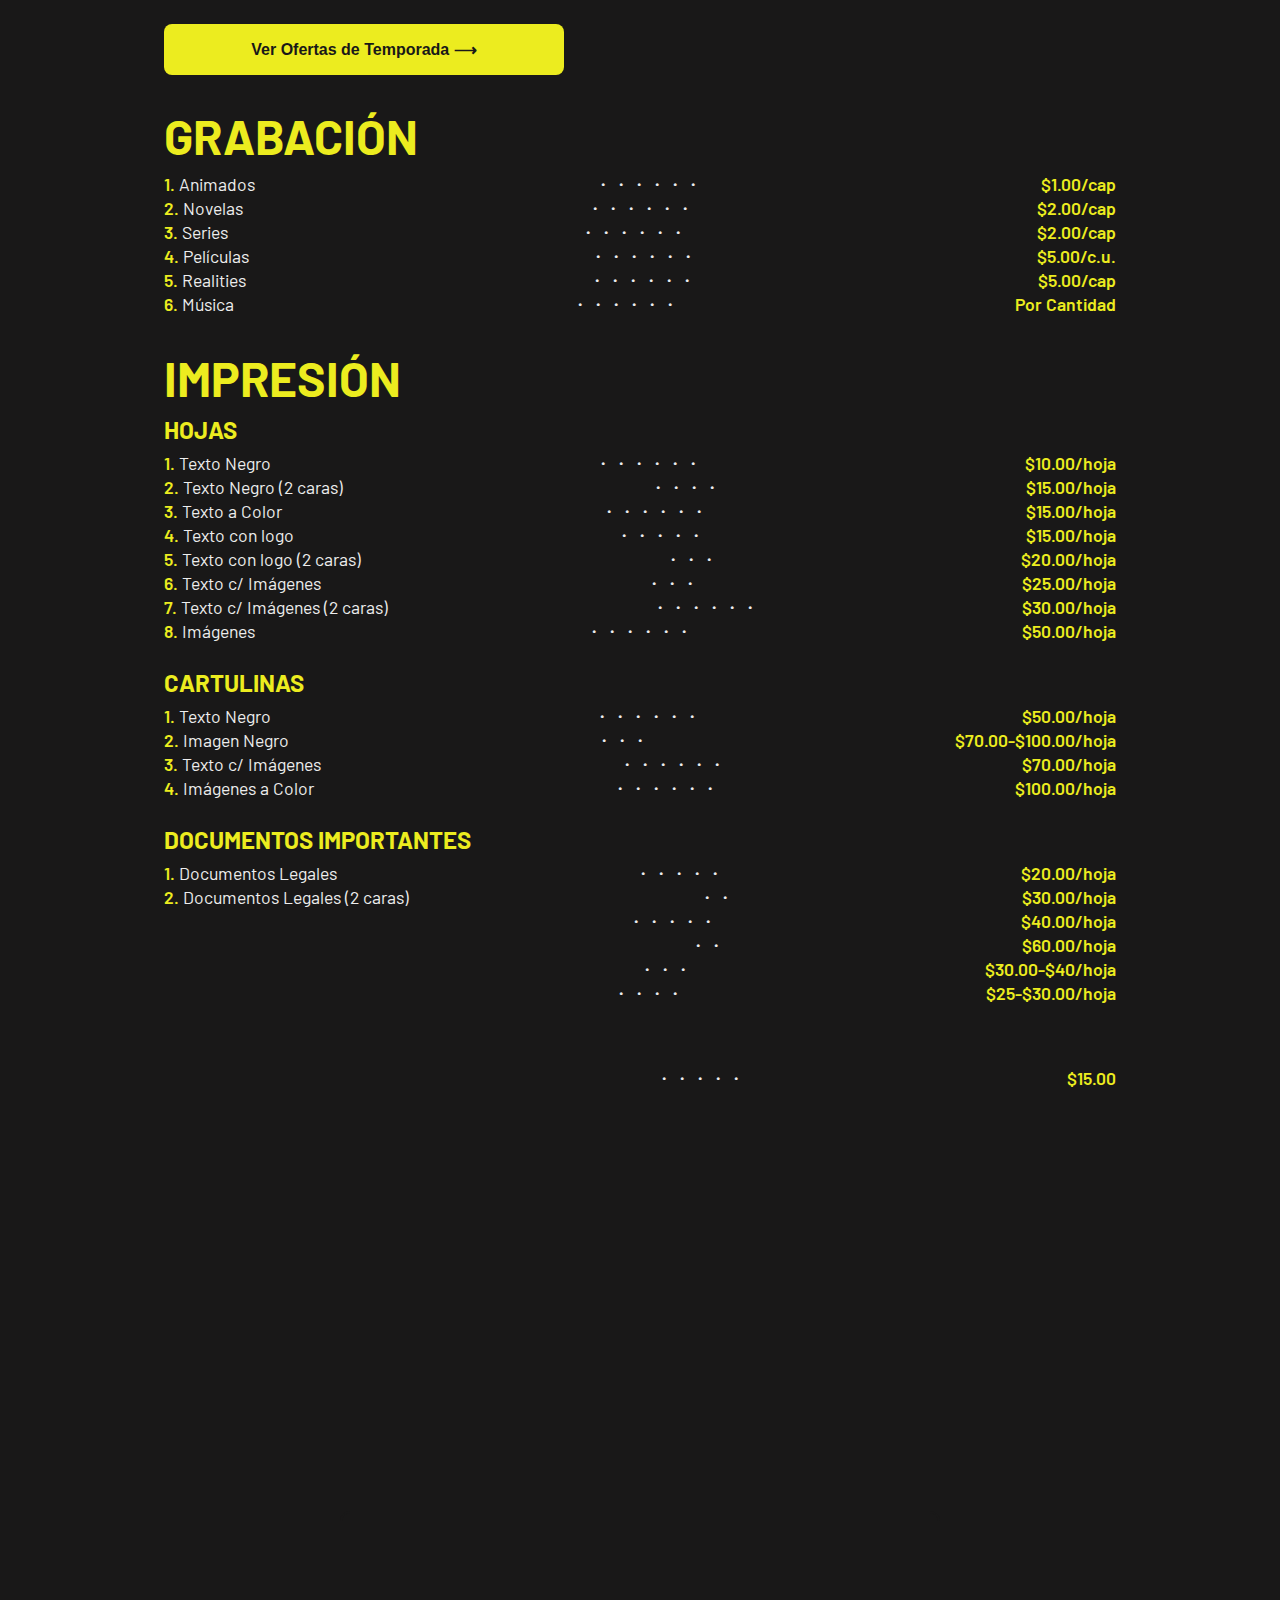
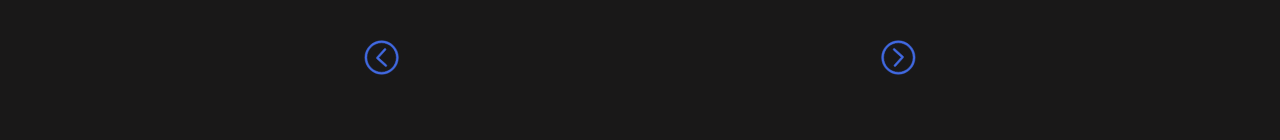
<file: my-works/pricing-page/index.html>
<!DOCTYPE html>
<html lang="en">
  <head>
    <meta charset="UTF-8" />
    <meta name="viewport" content="width=device-width, initial-scale=1.0" />

    <meta property="og:title" content="Tabla de Precios" />
    <meta property="og:description" content="Tabla de Precios" />
    <meta property="og:url" content="cesarsullen" />
    <meta property="og:type" content="website" />
    <meta
      property="og:image"
      content="https://github.com/CesarSullen/pricing-page/blob/main/images/logo.jpeg"
    />

    <link rel="stylesheet" href="./style/style.css" />
    <title>Precios</title>
  </head>
  <body>
    <div class="body-container">
      <div class="section">
        <a href="./views/offers.html"
          ><button class="btn">Ver Ofertas de Temporada ⟶</button></a
        >
      </div>

      <div class="section">
        <h1 class="section-title fade-in important-text">Grabación</h1>

        <div class="section-content">
          <ul>
            <li>
              <div class="product fade-in">
                <span class="important-text bold">1.</span> Animados
              </div>
              ・・・・・・
              <span class="price important-text bold">$1.00/cap</span>
            </li>

            <li>
              <div class="product fade-in">
                <span class="important-text bold">2.</span> Novelas
              </div>
              ・・・・・・
              <span class="price important-text bold">$2.00/cap</span>
            </li>

            <li>
              <div class="product fade-in">
                <span class="important-text bold">3.</span> Series
              </div>
              ・・・・・・
              <span class="price important-text bold">$2.00/cap</span>
            </li>

            <li>
              <div class="product fade-in">
                <span class="important-text bold">4.</span> Películas
              </div>
              ・・・・・・
              <span class="price important-text bold">$5.00/c.u.</span>
            </li>

            <li>
              <div class="product fade-in">
                <span class="important-text bold">5.</span> Realities
              </div>
              ・・・・・・
              <span class="price important-text bold">$5.00/cap</span>
            </li>

            <li>
              <div class="product fade-in">
                <span class="important-text bold">6.</span> Música
              </div>
              ・・・・・・
              <span class="price important-text bold">Por Cantidad</span>
            </li>
          </ul>
        </div>
      </div>
      <div class="section">
        <h1 class="section-title fade-in important-text">Impresión</h1>

        <h3 class="section-subtitle fade-in important-text">Hojas</h3>
        <div class="section-content">
          <ul>
            <li>
              <div class="product fade-in">
                <span class="important-text bold">1.</span> Texto Negro
              </div>
              ・・・・・・
              <span class="price important-text bold">$10.00/hoja</span>
            </li>

            <li>
              <div class="product fade-in">
                <span class="important-text bold">2.</span> Texto Negro (2
                caras)
              </div>
              ・・・・
              <span class="price important-text bold">$15.00/hoja</span>
            </li>

            <li>
              <div class="product fade-in">
                <span class="important-text bold">3.</span> Texto a Color
              </div>
              ・・・・・・
              <span class="price important-text bold">$15.00/hoja</span>
            </li>

            <li>
              <div class="product fade-in">
                <span class="important-text bold">4.</span> Texto con logo
              </div>
              ・・・・・
              <span class="price important-text bold">$15.00/hoja</span>
            </li>

            <li>
              <div class="product fade-in">
                <span class="important-text bold">5.</span> Texto con logo (2
                caras)
              </div>
              ・・・
              <span class="price important-text bold">$20.00/hoja</span>
            </li>

            <li>
              <div class="product fade-in">
                <span class="important-text bold">6.</span> Texto c/ Imágenes
              </div>
              ・・・
              <span class="price important-text bold">$25.00/hoja</span>
            </li>

            <li>
              <div class="product fade-in">
                <span class="important-text bold">7.</span> Texto c/ Imágenes (2
                caras)
              </div>
              ・・・・・・
              <span class="price important-text bold">$30.00/hoja</span>
            </li>

            <li>
              <div class="product fade-in">
                <span class="important-text bold">8.</span> Imágenes
              </div>
              ・・・・・・
              <span class="price important-text bold">$50.00/hoja</span>
            </li>
          </ul>
        </div>

        <h3 class="section-subtitle fade-in important-text">Cartulinas</h3>
        <div class="section-content">
          <ul>
            <li>
              <div class="product fade-in">
                <span class="important-text bold">1.</span> Texto Negro
              </div>
              ・・・・・・
              <span class="price important-text bold">$50.00/hoja</span>
            </li>

            <li>
              <div class="product fade-in">
                <span class="important-text bold">2.</span> Imagen Negro
              </div>
              ・・・
              <span class="price important-text bold">$70.00-$100.00/hoja</span>
            </li>

            <li>
              <div class="product fade-in">
                <span class="important-text bold">3.</span> Texto c/ Imágenes
              </div>
              ・・・・・・
              <span class="price important-text bold">$70.00/hoja</span>
            </li>

            <li>
              <div class="product fade-in">
                <span class="important-text bold">4.</span> Imágenes a Color
              </div>
              ・・・・・・
              <span class="price important-text bold">$100.00/hoja</span>
            </li>
          </ul>
        </div>

        <h3 class="section-subtitle fade-in important-text">
          Documentos Importantes
        </h3>
        <div class="section-content">
          <ul>
            <li>
              <div class="product fade-in">
                <span class="important-text bold">1.</span> Documentos Legales
              </div>
              ・・・・・
              <span class="price important-text bold">$20.00/hoja</span>
            </li>

            <li>
              <div class="product fade-in">
                <span class="important-text bold">2.</span> Documentos Legales
                (2 caras)
              </div>
              ・・
              <span class="price important-text bold">$30.00/hoja</span>
            </li>

            <li>
              <div class="product fade-in">
                <span class="important-text bold">3.</span> Título Universitario
              </div>
              ・・・・・
              <span class="price important-text bold">$40.00/hoja</span>
            </li>

            <li>
              <div class="product fade-in">
                <span class="important-text bold">4.</span> Título Universitario
                (Grande)
              </div>
              ・・
              <span class="price important-text bold">$60.00/hoja</span>
            </li>

            <li>
              <div class="product fade-in">
                <span class="important-text bold">5.</span> Certificado /
                Diploma
              </div>
              ・・・
              <span class="price important-text bold">$30.00-$40/hoja</span>
            </li>

            <li>
              <div class="product fade-in">
                <span class="important-text bold">6.</span> Carnet / Licencia
              </div>
              ・・・・
              <span class="price important-text bold">$25-$30.00/hoja</span>
            </li>
          </ul>
        </div>

        <h3 class="section-subtitle fade-in important-text">Escáner</h3>
        <div class="section-content">
          <ul>
            <li>
              <div class="product fade-in">
                <span class="important-text bold">1.</span> Fotos / Documentos
              </div>
              ・・・・・
              <span class="price important-text bold">$15.00</span>
            </li>
          </ul>
        </div>
      </div>

      <div class="contact-section">
        <h1 class="section-title fade-in important-text">Contactar</h1>

        <h3 class="section-subtitle fade-in important-text">Teléfonos:</h3>
        <p class="bold fade-in">(516) 533-14</p>
        <p class="bold fade-in">(550) 737-30</p>
        <!-- <p class="bold">(516) 439-54</p> -->

        <h3 class="section-subtitle fade-in important-text">Dirección:</h3>
        <p class="bold fade-in">
          Calle 3ra esquina Osvaldo Herrera No. 64 Reparto Jesús Menéndez
        </p>
      </div>

      <div class="schedule-section">
        <h1 class="section-title fade-in important-text">Horario</h1>

        <p class="bold fade-in">
          De Lunes a Sábado
          <br />
          8:00am - 12:00m / 2:00pm - 7:00pm
        </p>
      </div>
    </div>

    <footer>
      <div class="ad-section">
        <div class="carousel">
          <div class="carousel-images">
            <a
              href="https://getbaxar.com/products/663ba8bb1c7be28eb23289de"
              target="_blank"
            >
              <img
                src="./images/promo-madres.jpeg"
                class="fade-in"
                alt="Anuncio 1"
              />
            </a>

            <a href="./views/advertising-policy.html" target="_blank">
              <img src="./images/promo.jpeg" class="fade-in" alt="Anuncio 2" />
            </a>

            <a href="https://www.getbaxar.com/baxar" target="_blank">
              <img
                src="./images/baxar-ad.jpeg"
                class="fade-in"
                alt="Anuncio 3"
              />
            </a>
          </div>

          <button id="prevBtn">
            <img src="./images/icons/arrow-down.svg" />
          </button>
          <button id="nextBtn">
            <img src="./images/icons/arrow-down.svg" />
          </button>
        </div>
      </div>
    </footer>

    <script src="js/app.js"></script>
  </body>
</html>
</file>
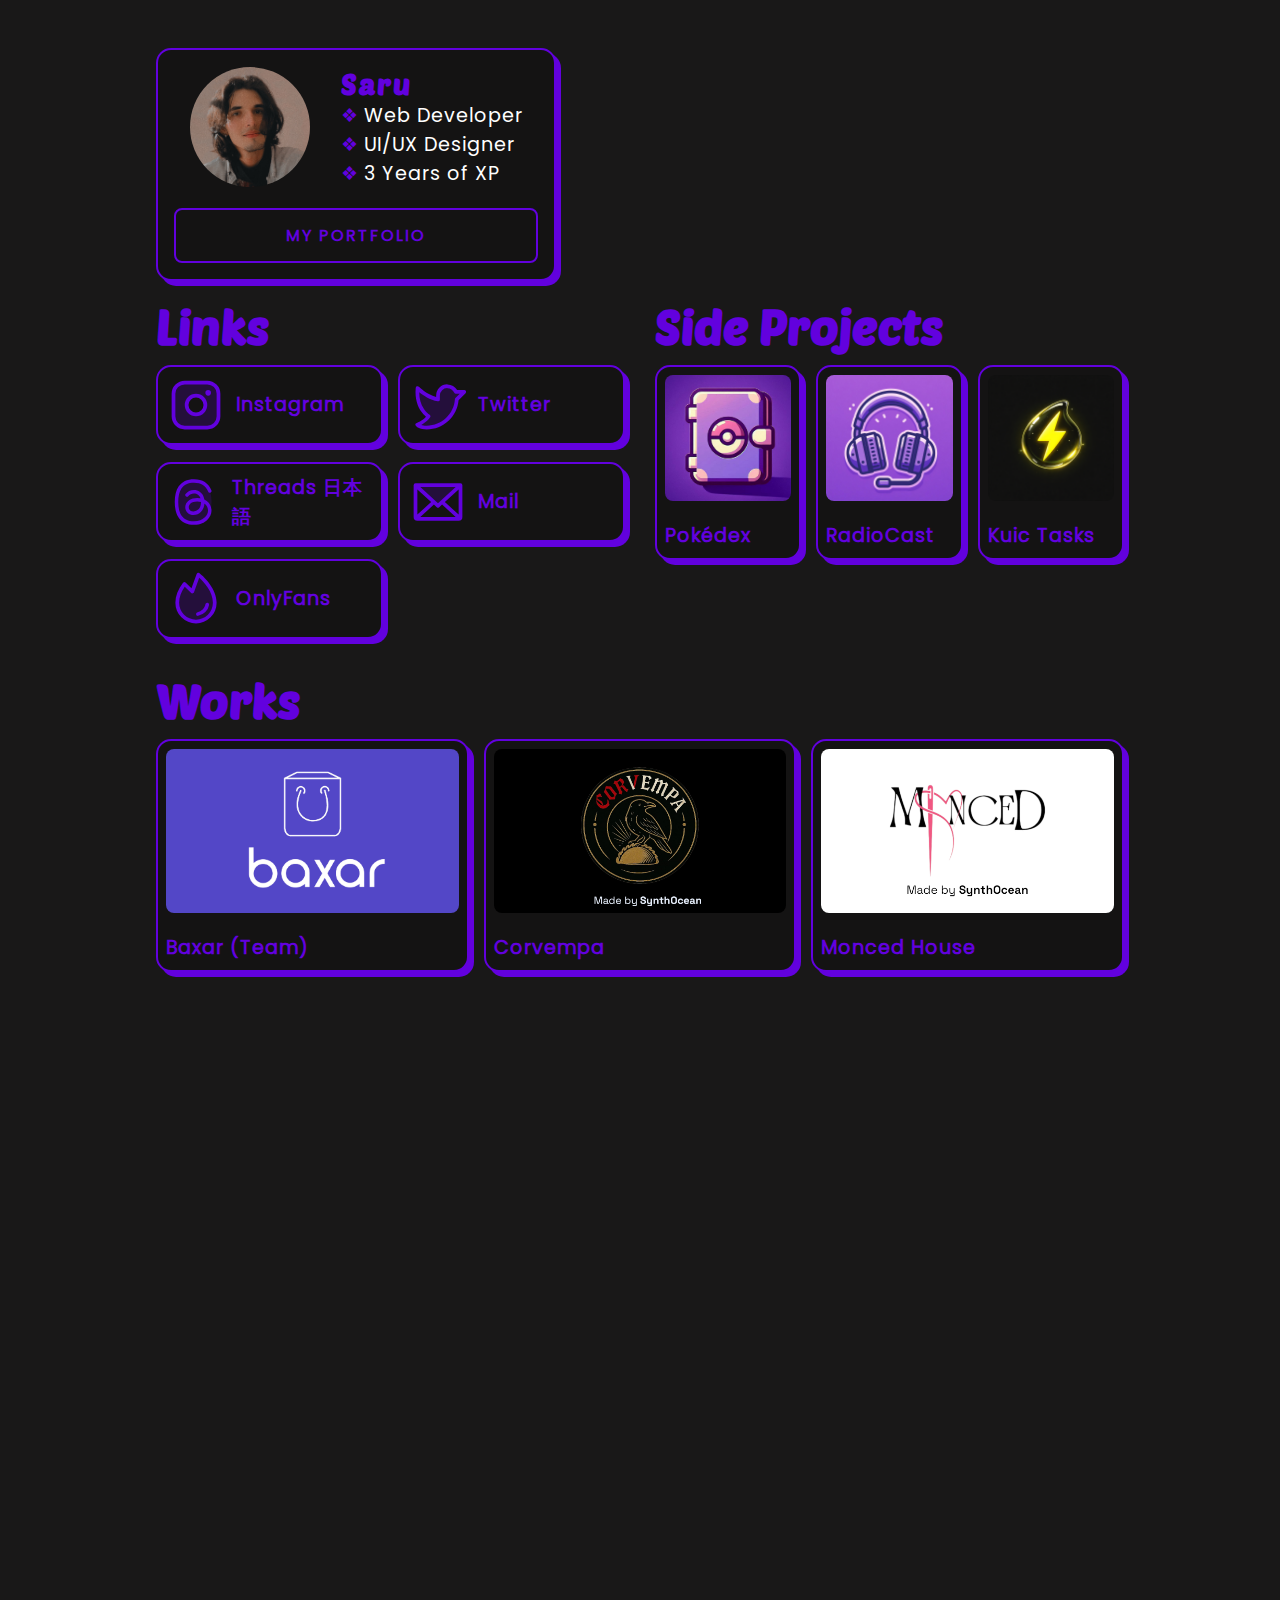
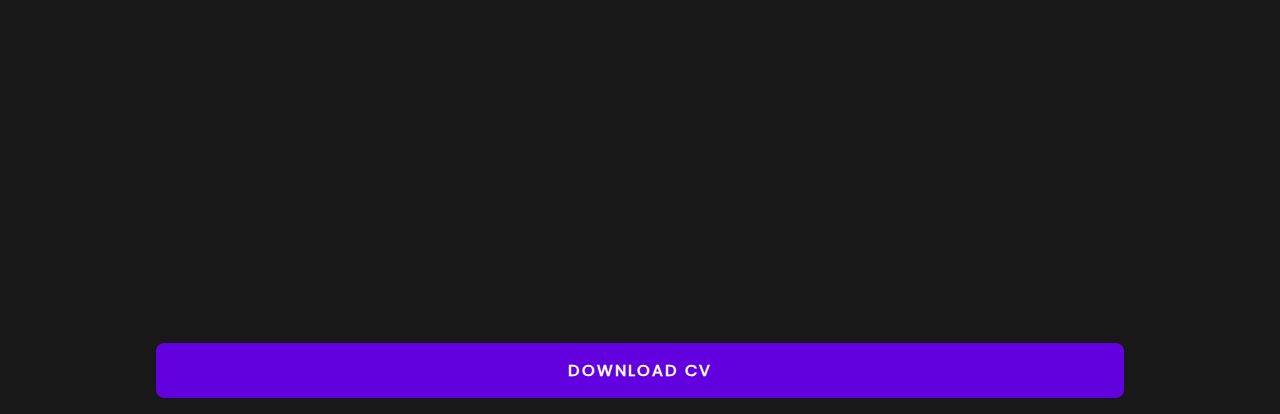
<file: links.html>
<!DOCTYPE html>
<html lang="en">
	<head>
		<meta charset="UTF-8" />
		<meta name="viewport" content="width=device-width, initial-scale=1.0" />
		<meta property="og:title" content="Saru's Portfolio" />
		<meta property="og:description" content="All my links" />
		<meta property="og:url" content="cesarsullen.github.io" />
		<meta property="og:type" content="website" />
		<meta property="og:image" content="./assets/icons/logo.jpg" />

		<link rel="icon" type="image/jpg" href="./assets/icons/logo.jpg" />
		<link
			rel="apple-touch-icon"
			sizes="180x180"
			href="./assets/icons/logo.jpg"
		/>
		<link rel="stylesheet" href="./css/style.css" />
		<title>Saru's Links</title>
	</head>
	<body>
		<div class="body-container">
			<div class="profile show-down">
				<div class="profile-container">
					<img class="profile-img" src="./assets/profile.jpg" alt="profile" />
					<div class="profile-info">
						<h2>Saru</h2>
						<ul>
							<li>Web Developer</li>
							<li>UI/UX Designer</li>
							<li>3 Years of XP</li>
						</ul>
					</div>
				</div>
				<div class="profile-cta">
					<a href="./index.html"><button class="btn">My Portfolio</button></a>
				</div>
			</div>

			<div class="links-container">
				<div class="cards-container">
					<h1 class="section-title show-up">Links</h1>
					<div class="contacts-container">
						<a
							href="https://www.instagram.com/saru.koto"
							class="contact-card card bounce-in"
						>
							<img
								src="./assets/icons/social/instagram-logo-duotone.svg"
								alt="ig-icon"
								class="icon"
							/>
							<h3 class="title">Instagram</h3>
						</a>

						<a
							href="https://x.com/saru_koto"
							class="contact-card card bounce-in"
						>
							<img
								src="./assets/icons/social/twitter-logo-duotone.svg"
								alt="twitter-icon"
								class="icon"
							/>
							<h3 class="title">Twitter</h3>
						</a>

						<a
							href="https://www.threads.com/@saru.koto"
							class="contact-card card bounce-in"
						>
							<img
								src="./assets/icons/social/threads-logo-duotone.svg"
								alt="threads-icon"
								class="icon"
							/>
							<h3 class="title">Threads 日本語</h3>
						</a>

						<a
							href="mailto:sullen@synthocean.com"
							class="contact-card card bounce-in"
						>
							<img
								src="./assets/icons/social/envelope-duotone.svg"
								alt="mail-icon"
								class="icon"
							/>
							<h3 class="title">Mail</h3>
						</a>

						<a href="./views/onlyfans.html" class="contact-card card bounce-in">
							<img
								src="./assets/icons/social/fire-duotone.svg"
								alt="of-icon"
								class="icon"
							/>
							<h3 class="title">OnlyFans</h3>
						</a>
					</div>
				</div>

				<!-- Side Projects -->
				<div class="cards-container side-projects">
					<h1 class="section-title show-up">Side Projects</h1>
					<div class="side-projects-container">
						<a
							href="https://cesarsullen.github.io/pokedex"
							class="demo-card card bounce-in"
						>
							<img
								src="./assets/logos/pokedex-logo.png"
								alt="pokedex-icon"
								class="icon"
							/>
							<h3 class="title">Pokédex</h3>
						</a>

						<a
							href="https://cesarsullen.github.io/radiocast"
							class="demo-card card bounce-in"
						>
							<img
								src="./assets/logos/radiocast-logo.png"
								alt="radiocast-icon"
								class="icon"
							/>
							<h3 class="title">RadioCast</h3>
						</a>

						<a
							href="https://cesarsullen.github.io/kuic"
							class="demo-card card bounce-in"
						>
							<img
								src="./assets/logos/kuic-logo.png"
								alt="kuic-icon"
								class="icon"
							/>
							<h3 class="title">Kuic Tasks</h3>
						</a>
					</div>
				</div>

				<div class="cards-container works" id="works">
					<h1 class="section-title">Works</h1>
					<div class="works-container">
						<a href="https://getbaxar.com" class="work-card card bounce-in">
							<img
								src="./assets/banners/baxar.png"
								alt="baxar-icon"
								class="icon"
							/>
							<h3 class="title">Baxar (Team)</h3>
						</a>
						<a href="https://corvempa.com" class="work-card card bounce-in">
							<img
								src="./assets/banners/corvempa.png"
								alt="corvempa-icon"
								class="icon"
							/>
							<h3 class="title">Corvempa</h3>
						</a>
						<a href="https://moncedhouse.com" class="work-card card bounce-in">
							<img
								src="./assets/banners/monced.png"
								alt="monced-icon"
								class="icon"
							/>
							<h3 class="title">Monced House</h3>
						</a>
						<a
							href="https://thestarjewels.com"
							class="work-card card bounce-in"
						>
							<img
								src="./assets/banners/starjewels.png"
								alt="starjewels-icon"
								class="icon"
							/>
							<h3 class="title">Star Jewel's</h3>
						</a>
						<a
							href="https://thewitcherapi.baxarnetwork.com"
							class="work-card card bounce-in"
						>
							<img
								src="./assets/logos/witcher-logo.png"
								alt="the-witcher-icon"
								class="icon"
							/>
							<h3 class="title">The Witcher API</h3>
						</a>
						<a
							href="https://cesarsullen.github.io/sophiemystique"
							class="work-card card bounce-in"
						>
							<img
								src="./assets/banners/sophiemystique.png"
								alt="sophie-icon"
								class="icon"
							/>
							<h3 class="title">Sophie Mystique</h3>
						</a>
					</div>
				</div>

				<!-- Demos -->
				<div class="cards-container demos">
					<h1 class="section-title show-up">Demos</h1>
					<div class="demos-container">
						<a
							href="https://cesarsullen.github.io/la-baya-amarilla"
							class="demo-card card bounce-in"
						>
							<img
								src="./assets/logos/baya-logo.png"
								alt="la-baya-amarilla-icon"
								class="icon"
							/>
							<h3 class="title">La Baya</h3>
						</a>
						<a
							href="https://cesarsullen.github.io/polar-glass"
							class="demo-card card bounce-in"
						>
							<img
								src="./assets/logos/polar-logo.png"
								alt="polar-glass-icon"
								class="icon"
							/>
							<h3 class="title">PolarGlass</h3>
						</a>
						<a
							href="https://cesarsullen.github.io/KISS"
							class="demo-card card bounce-in"
						>
							<img
								src="./assets/logos/kiss-logo.png"
								alt="la-baya-amarilla-icon"
								class="icon"
							/>
							<h3 class="title">KISS</h3>
						</a>
						<a
							href="https://cesarsullen.github.io/ravenclay"
							class="demo-card card bounce-in"
						>
							<img
								src="./assets/logos/clay-logo.png"
								alt="ravenclay-icon"
								class="icon"
							/>
							<h3 class="title">RavenClay</h3>
						</a>
						<a
							href="https://cesarsullen.github.io/leaf-mantis"
							class="demo-card card bounce-in"
						>
							<img
								src="./assets/logos/leaf-logo.png"
								alt="leafmantis-icon"
								class="icon"
							/>
							<h3 class="title">LeafMantis</h3>
						</a>
						<a
							href="https://cesarsullen.github.io/beauty-saloon/"
							class="demo-card card bounce-in"
						>
							<img
								src="./assets/logos/beauty-logo.png"
								alt="la-baya-amarilla-icon"
								class="icon"
							/>
							<h3 class="title">Beauty Saloon</h3>
						</a>
					</div>
				</div>
			</div>

			<a href="./docs/CV.pdf"><button class="btn">Download CV</button></a>
		</div>

		<script>
			const animatedElements = document.querySelectorAll(
				".show-up, .show-down, .show-left, .show-right, .bounce-in, .rotate-left, .rotate-right"
			);

			const observer = new IntersectionObserver(
				(entries, observer) => {
					entries.forEach((entry) => {
						if (entry.isIntersecting) {
							entry.target.classList.add("animated");
							observer.unobserve(entry.target);
						}
					});
				},
				{ root: null, rootMargin: "0px", threshold: 0.2 }
			);

			animatedElements.forEach((el) => observer.observe(el));
		</script>
	</body>
</html>
</file>
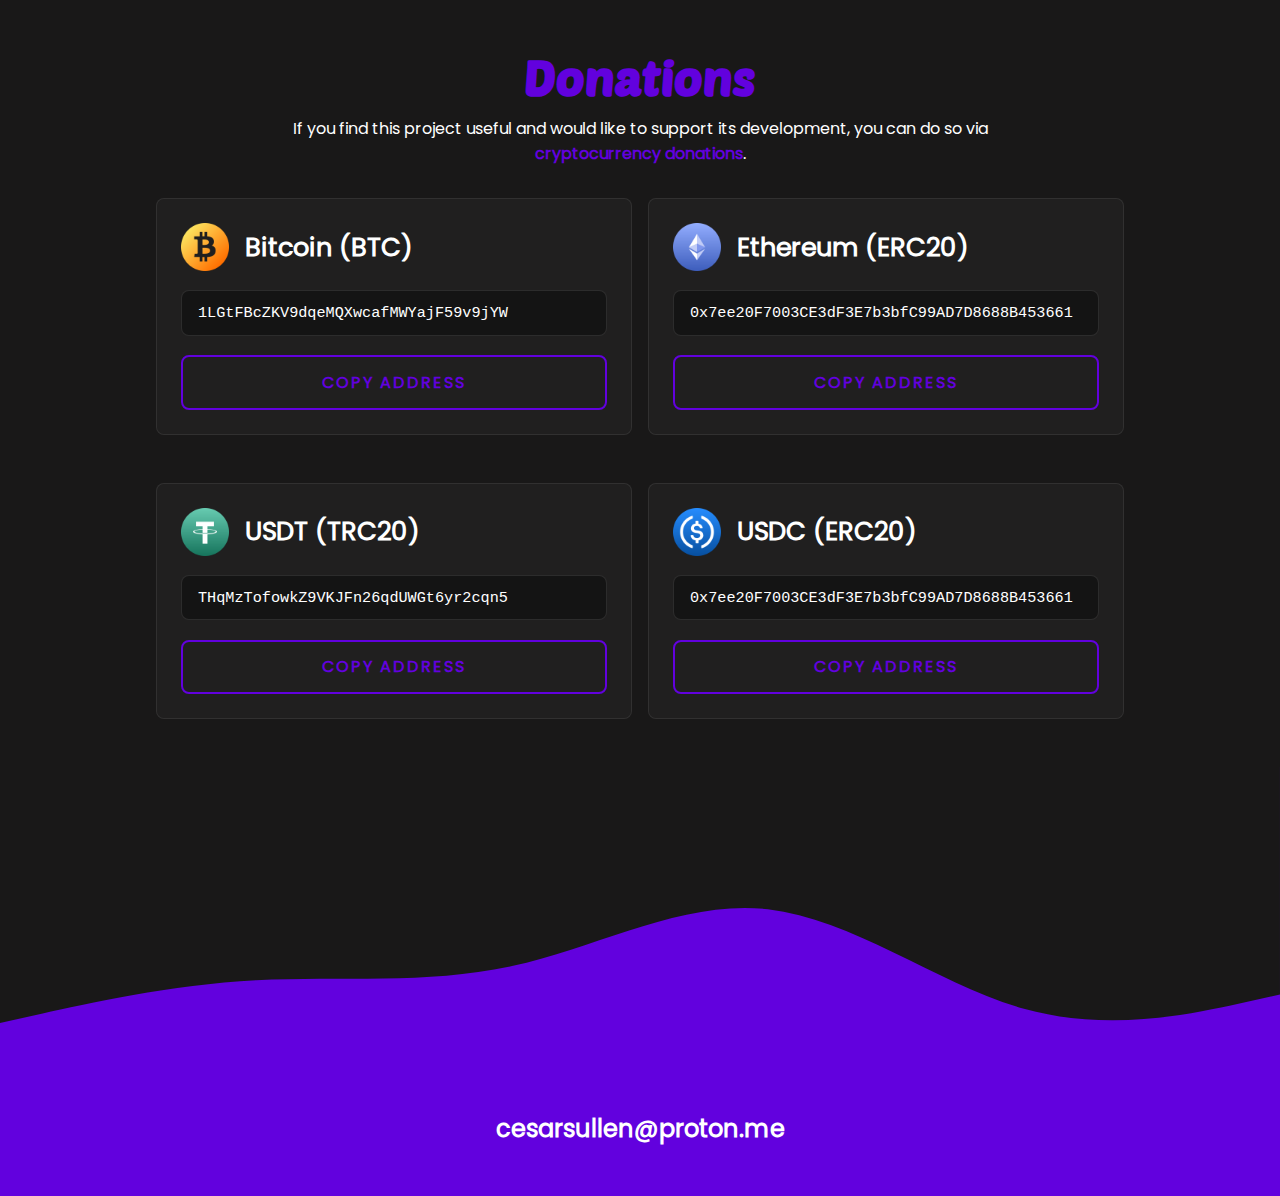
<file: views/donations.html>
<!doctype html>
<html lang="en">
	<head>
		<meta charset="UTF-8" />
		<meta name="viewport" content="width=device-width, initial-scale=1.0" />

		<meta property="og:title" content="Crypto Donations" />
		<meta
			property="og:description"
			content="Support this project with crypto donations"
		/>
		<meta property="og:url" content="cesarsullen.github.io" />
		<meta property="og:type" content="website" />
		<meta property="og:image" content="../assets/icons/logo.jpg" />

		<link rel="icon" type="image/jpg" href="../assets/icons/logo.jpg" />
		<link
			rel="apple-touch-icon"
			sizes="180x180"
			href="../assets/icons/logo.jpg"
		/>
		<link rel="stylesheet" href="../css/style.css" />
		<title>Donations</title>
	</head>

	<!-- ICONS BY https://www.flaticon.com/authors/bouzix -->

	<body>
		<div class="body-container">
			<section class="section donations-intro">
				<h1 class="section-title">Donations</h1>
				<p>
					If you find this project useful and would like to support its
					development, you can do so via
					<span class="important-text bold">cryptocurrency donations</span>.
				</p>
			</section>

			<div class="donations-container">
				<section class="section donation-card">
					<div class="donation-header">
						<img
							src="../assets/icons/crypto/bitcoin.png"
							alt="Bitcoin icon"
							class="donation-icon"
						/>
						<h2 class="donation-title">Bitcoin (BTC)</h2>
					</div>

					<p class="wallet-address" id="btc-address">
						1LGtFBcZKV9dqeMQXwcafMWYajF59v9jYW
					</p>

					<button class="btn btn-ghost copy-btn" data-target="btc-address">
						Copy address
					</button>
				</section>

				<section class="section donation-card">
					<div class="donation-header">
						<img
							src="../assets/icons/crypto/ethereum.png"
							alt="Ethereum icon"
							class="donation-icon"
						/>
						<h2 class="donation-title">Ethereum (ERC20)</h2>
					</div>

					<p class="wallet-address" id="eth-address">
						0x7ee20F7003CE3dF3E7b3bfC99AD7D8688B453661
					</p>

					<button class="btn btn-ghost copy-btn" data-target="eth-address">
						Copy address
					</button>
				</section>

				<section class="section donation-card">
					<div class="donation-header">
						<img
							src="../assets/icons/crypto/usdt.png"
							alt="USDT icon"
							class="donation-icon"
						/>
						<h2 class="donation-title">USDT (TRC20)</h2>
					</div>

					<p class="wallet-address" id="usdt-address">
						THqMzTofowkZ9VKJFn26qdUWGt6yr2cqn5
					</p>

					<button class="btn btn-ghost copy-btn" data-target="usdt-address">
						Copy address
					</button>
				</section>

				<section class="section donation-card">
					<div class="donation-header">
						<img
							src="../assets/icons/crypto/usdc.png"
							alt="USDC icon"
							class="donation-icon"
						/>
						<h2 class="donation-title">USDC (ERC20)</h2>
					</div>

					<p class="wallet-address" id="usdc-address">
						0x7ee20F7003CE3dF3E7b3bfC99AD7D8688B453661
					</p>

					<button class="btn btn-ghost copy-btn" data-target="usdc-address">
						Copy address
					</button>
				</section>
			</div>
		</div>

		<footer>
			<svg xmlns="http://www.w3.org/2000/svg" viewBox="0 0 1440 320">
				<path
					fill="#191818"
					fill-opacity="1"
					d="M0,288L48,277.3C96,267,192,245,288,240C384,235,480,245,576,224C672,203,768,149,864,160C960,171,1056,245,1152,272C1248,299,1344,277,1392,266.7L1440,256L1440,0L1392,0C1344,0,1248,0,1152,0C1056,0,960,0,864,0C768,0,672,0,576,0C480,0,384,0,288,0C192,0,96,0,48,0L0,0Z"
				></path>
			</svg>
			<div class="bold">
				<a href="mailto:cesarsullen@proton.me">cesarsullen@proton.me</a>
			</div>
		</footer>

		<script>
			document.querySelectorAll(".copy-btn").forEach((btn) => {
				btn.addEventListener("click", () => {
					const targetId = btn.getAttribute("data-target");
					const text = document.getElementById(targetId).innerText;

					navigator.clipboard.writeText(text).then(() => {
						const original = btn.innerText;
						btn.innerText = "Copied ✓";

						setTimeout(() => {
							btn.innerText = original;
						}, 1500);
					});
				});
			});
		</script>
	</body>
</html>
</file>
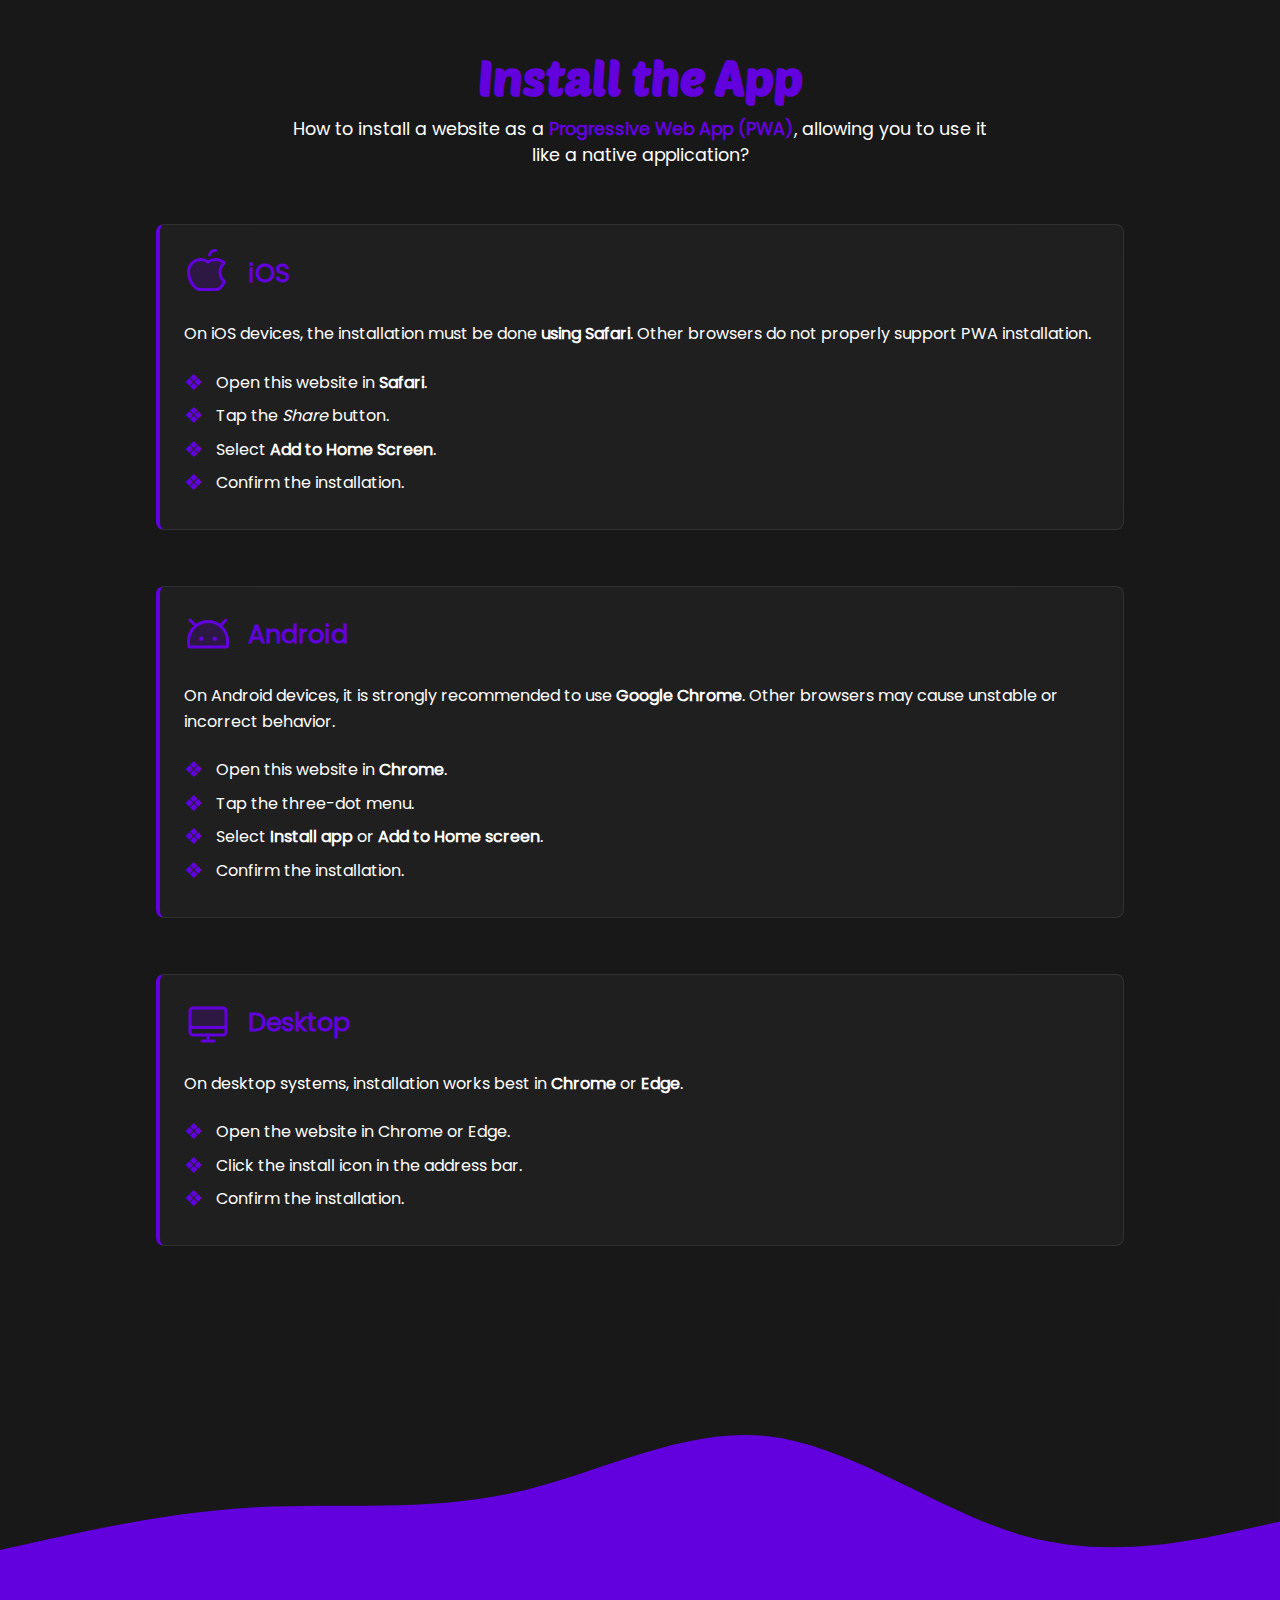
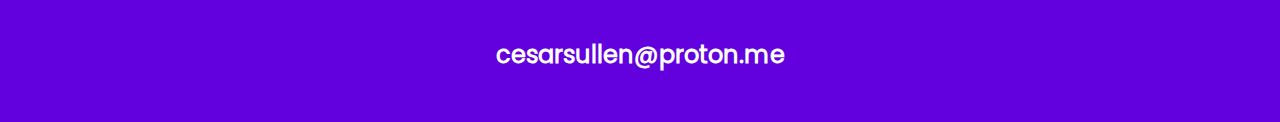
<file: views/pwa-install.html>
<!doctype html>
<html lang="en">
	<head>
		<meta charset="UTF-8" />
		<meta name="viewport" content="width=device-width, initial-scale=1.0" />

		<meta property="og:title" content="PWA Installation" />
		<meta
			property="og:description"
			content="How to install this PWA on iOS, Android and Desktop"
		/>
		<meta property="og:url" content="cesarsullen.github.io" />
		<meta property="og:type" content="website" />
		<meta property="og:image" content="../assets/icons/logo.jpg" />

		<link rel="icon" type="image/jpg" href="../assets/icons/logo.jpg" />
		<link
			rel="apple-touch-icon"
			sizes="180x180"
			href="../assets/icons/logo.jpg"
		/>
		<link rel="stylesheet" href="../css/style.css" />
		<title>PWA Install</title>
	</head>

	<body>
		<div class="body-container pwa-install">
			<section class="section pwa-intro">
				<h1 class="section-title">Install the App</h1>
				<p class="pwa-description">
					How to install a website as a
					<span class="important-text bold">Progressive Web App (PWA)</span>,
					allowing you to use it like a native application?
				</p>
			</section>

			<section class="section platform-card ios">
				<div class="platform-header">
					<img
						src="../assets/icons/apple-logo-duotone.svg"
						alt="iOS icon placeholder"
						class="platform-icon"
					/>
					<h2 class="platform-title">iOS</h2>
				</div>

				<p>
					On iOS devices, the installation must be done
					<span class="bold">using Safari</span>. Other browsers do not properly
					support PWA installation.
				</p>

				<ol class="steps-list">
					<li>Open this website in <span class="bold">Safari</span>.</li>
					<li>Tap the <span class="italic">Share</span> button.</li>
					<li>Select <span class="bold">Add to Home Screen</span>.</li>
					<li>Confirm the installation.</li>
				</ol>
			</section>

			<section class="section platform-card android">
				<div class="platform-header">
					<img
						src="../assets/icons/android-logo-duotone.svg"
						alt="Android icon placeholder"
						class="platform-icon"
					/>
					<h2 class="platform-title">Android</h2>
				</div>

				<p>
					On Android devices, it is strongly recommended to use
					<span class="bold">Google Chrome</span>. Other browsers may cause
					unstable or incorrect behavior.
				</p>

				<ol class="steps-list">
					<li>Open this website in <span class="bold">Chrome</span>.</li>
					<li>Tap the three-dot menu.</li>
					<li>
						Select <span class="bold">Install app</span> or
						<span class="bold">Add to Home screen</span>.
					</li>
					<li>Confirm the installation.</li>
				</ol>
			</section>

			<section class="section platform-card desktop">
				<div class="platform-header">
					<img
						src="../assets/icons/desktop-duotone.svg"
						alt="Desktop icon placeholder"
						class="platform-icon"
					/>
					<h2 class="platform-title">Desktop</h2>
				</div>

				<p>
					On desktop systems, installation works best in
					<span class="bold">Chrome</span> or <span class="bold">Edge</span>.
				</p>

				<ol class="steps-list">
					<li>Open the website in Chrome or Edge.</li>
					<li>Click the install icon in the address bar.</li>
					<li>Confirm the installation.</li>
				</ol>
			</section>
		</div>

		<footer>
			<svg xmlns="http://www.w3.org/2000/svg" viewBox="0 0 1440 320">
				<path
					fill="#191818"
					fill-opacity="1"
					d="M0,288L48,277.3C96,267,192,245,288,240C384,235,480,245,576,224C672,203,768,149,864,160C960,171,1056,245,1152,272C1248,299,1344,277,1392,266.7L1440,256L1440,0L1392,0C1344,0,1248,0,1152,0C1056,0,960,0,864,0C768,0,672,0,576,0C480,0,384,0,288,0C192,0,96,0,48,0L0,0Z"
				></path>
			</svg>
			<div class="bold">
				<a href="mailto:cesarsullen@proton.me">cesarsullen@proton.me</a>
			</div>
		</footer>
	</body>
</html>
</file>
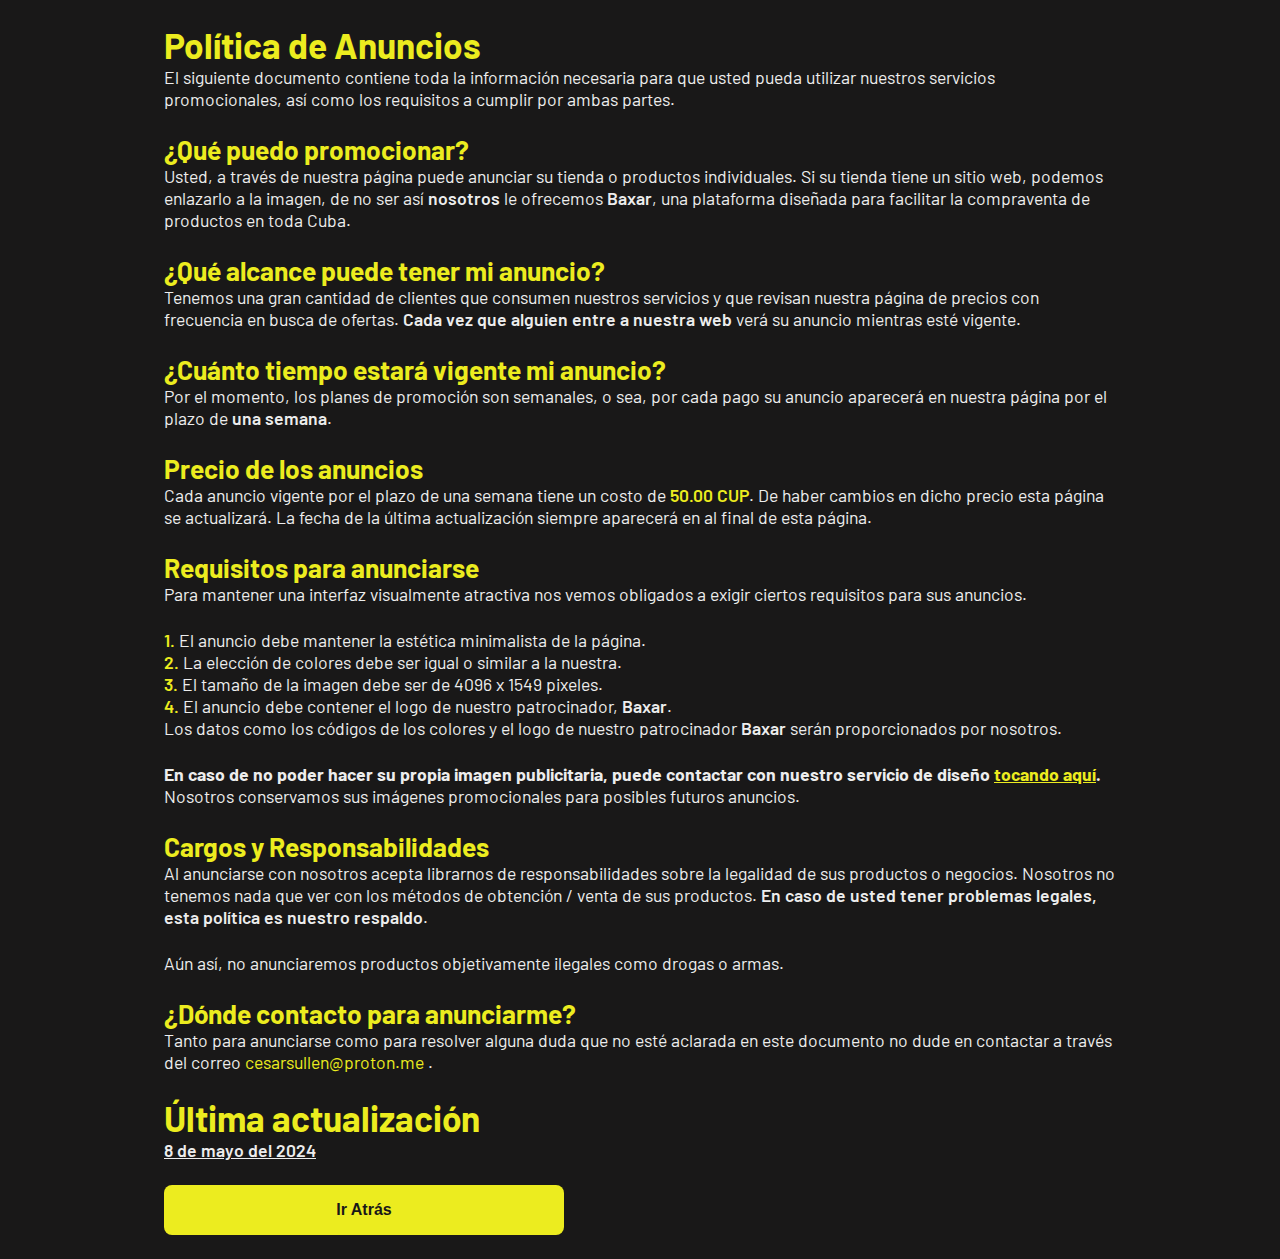
<file: my-works/pricing-page/views/advertising-policy.html>
<!DOCTYPE html>
<html lang="en">
  <head>
    <meta charset="UTF-8" />
    <meta name="viewport" content="width=device-width, initial-scale=1.0" />

    <meta property="og:title" content="Política de Anuncios" />
    <meta property="og:description" content="Política de Anuncios" />
    <meta property="og:url" content="cesarsullen" />
    <meta property="og:type" content="website" />
    <meta
      property="og:image"
      content="https://github.com/CesarSullen/pricing-page/blob/main/images/logo.jpeg"
    />

    <link rel="stylesheet" href="../style/style.css" />
    <title>Política de Anuncios</title>
  </head>
  <body>
    <div class="body-container">
      <h1 class="important-text">Política de Anuncios</h1>
      <p>
        El siguiente documento contiene toda la información necesaria para que
        usted pueda utilizar nuestros servicios promocionales, así como los
        requisitos a cumplir por ambas partes.
      </p>

      <h2 class="important-text">¿Qué puedo promocionar?</h2>
      <p>
        Usted, a través de nuestra página puede anunciar su tienda o productos
        individuales. Si su tienda tiene un sitio web, podemos enlazarlo a la
        imagen, de no ser así <span class="bold">nosotros</span> le ofrecemos
        <span class="bold">Baxar</span>, una plataforma diseñada para facilitar
        la compraventa de productos en toda Cuba.
      </p>

      <h2 class="important-text">¿Qué alcance puede tener mi anuncio?</h2>
      <p>
        Tenemos una gran cantidad de clientes que consumen nuestros servicios y
        que revisan nuestra página de precios con frecuencia en busca de
        ofertas.
        <span class="bold">Cada vez que alguien entre a nuestra web</span> verá
        su anuncio mientras esté vigente.
      </p>

      <h2 class="important-text">¿Cuánto tiempo estará vigente mi anuncio?</h2>
      <p>
        Por el momento, los planes de promoción son semanales, o sea, por cada
        pago su anuncio aparecerá en nuestra página por el plazo de
        <span class="bold">una semana</span>.
      </p>

      <h2 class="important-text">Precio de los anuncios</h2>
      <p>
        Cada anuncio vigente por el plazo de una semana tiene un costo de
        <span class="important-text bold">50.00 CUP</span>. De haber cambios en
        dicho precio esta página se actualizará. La fecha de la última
        actualización siempre aparecerá en al final de esta página.
      </p>

      <h2 class="important-text">Requisitos para anunciarse</h2>
      <p>
        Para mantener una interfaz visualmente atractiva nos vemos obligados a
        exigir ciertos requisitos para sus anuncios.
      </p>

      <ul>
        <li>
          <span class="important-text bold">1.</span> El anuncio debe mantener
          la estética minimalista de la página.
        </li>
        <li>
          <span class="important-text bold">2.</span> La elección de colores
          debe ser igual o similar a la nuestra.
        </li>

        <li>
          <span class="important-text bold">3.</span> El tamaño de la imagen
          debe ser de 4096 x 1549 pixeles.
        </li>
        <li>
          <span class="important-text bold">4.</span> El anuncio debe contener
          el logo de nuestro patrocinador, <span class="bold">Baxar</span>.
        </li>
      </ul>
      <p>
        Los datos como los códigos de los colores y el logo de nuestro
        patrocinador <span class="bold">Baxar</span> serán proporcionados por
        nosotros.
      </p>
      <h4>
        En caso de no poder hacer su propia imagen publicitaria, puede contactar
        con nuestro servicio de diseño
        <a
          href="https://api.whatsapp.com/send?phone=+5359180015&text=Hola,%20necesito%20hacer%20un%20banner%20promocional."
          class="important-text underline"
          >tocando aquí</a
        >.
      </h4>
      <p>
        Nosotros conservamos sus imágenes promocionales para posibles futuros
        anuncios.
      </p>

      <h2 class="important-text">Cargos y Responsabilidades</h2>
      <p>
        Al anunciarse con nosotros acepta librarnos de responsabilidades sobre
        la legalidad de sus productos o negocios. Nosotros no tenemos nada que
        ver con los métodos de obtención / venta de sus productos.
        <span class="bold"
          >En caso de usted tener problemas legales, esta política es nuestro
          respaldo</span
        >.
      </p>
      <p>
        Aún así, no anunciaremos productos objetivamente ilegales como drogas o
        armas.
      </p>

      <h2 class="important-text">¿Dónde contacto para anunciarme?</h2>
      <p>
        Tanto para anunciarse como para resolver alguna duda que no esté
        aclarada en este documento no dude en contactar a través del correo
        <a href="mailto:cesarsullen@proton.me" class="important-text"
          >cesarsullen@proton.me</a
        >
        .
      </p>

      <h1 class="important-text">Última actualización</h1>
      <p class="bold underline">8 de mayo del 2024</p>

      <a href="../index.html"><button class="btn">Ir Atrás</button></a>
    </div>

    <script src="../js/app.js"></script>
  </body>
</html>
</file>
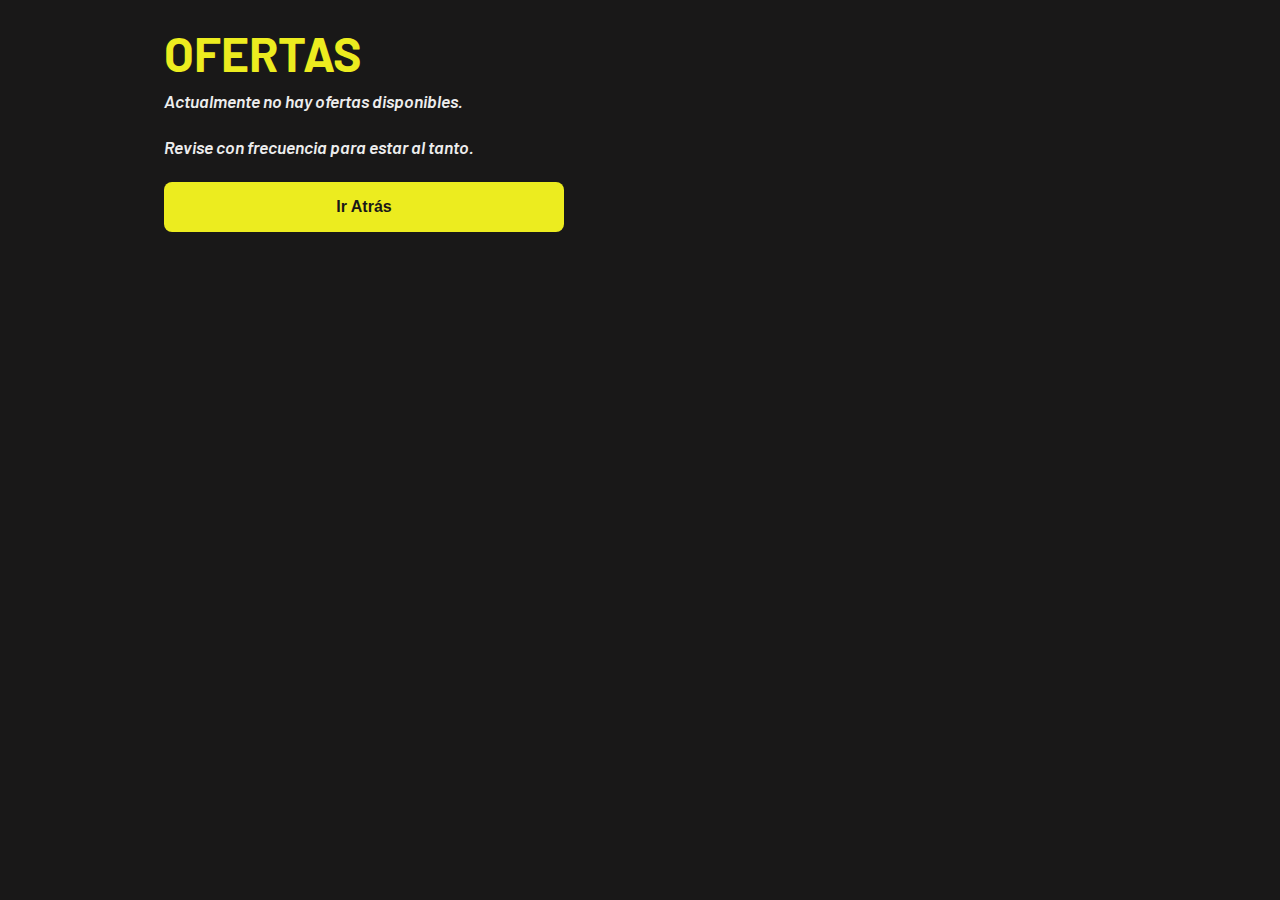
<file: my-works/pricing-page/views/offers.html>
<!DOCTYPE html>
<html lang="en">
  <head>
    <meta charset="UTF-8" />
    <meta name="viewport" content="width=device-width, initial-scale=1.0" />

    <meta property="og:title" content="Ofertas" />
    <meta property="og:description" content="Ofertas de temporada" />
    <meta property="og:url" content="cesarsullen" />
    <meta property="og:type" content="website" />
    <meta
      property="og:image"
      content="https://github.com/CesarSullen/pricing-page/blob/main/images/logo.jpeg"
    />

    <link rel="stylesheet" href="../style/style.css" />
    <title>Ofertas de temporada</title>
  </head>
  <body>
    <div class="body-container">
      <div class="offers-section">
        <h1 class="section-title important-text">Ofertas</h1>
        <p class="bold italic">Actualmente no hay ofertas disponibles.</p>
        <p class="bold italic">Revise con frecuencia para estar al tanto.</p>

        <a href="../index.html"><button class="btn">Ir Atrás</button></a>
      </div>
    </div>
  </body>
</html>
</file>
<file: my-works/pricing-page/style/style.css>
@import url("https://fonts.googleapis.com/css2?family=Barlow:ital,wght@0,100;0,200;0,300;0,400;0,500;0,600;0,700;0,800;0,900;1,100;1,200;1,300;1,400;1,500;1,600;1,700;1,800;1,900&display=swap");
* {
  margin: 0;
  padding: 0;
  box-sizing: border-box;
  border: none;
  transition: all 0.2s;
  list-style: none;
  text-decoration: none;
}

.important-text {
  color: #ecec1f;
}

.bold {
  font-weight: 600;
}

.italic {
  font-style: italic;
}

.underline {
  text-decoration: underline;
}

.btn {
  padding: 1rem 2rem;
  border-radius: 8px;
  font-size: 1rem;
  font-weight: bold;
  cursor: pointer;
  width: 100%;
  max-width: 400px;
  background-color: #ecec1f;
  color: #191818;
  margin: auto;
}
.btn:hover {
  box-shadow: 0 0 10px 1px #ecec1f;
}

.body-container {
  padding: 1.5rem;
  max-width: 1000px;
  margin: auto;
}

@keyframes neon-loop {
  0% {
    box-shadow: 0px 0px 15px 1px #ecec1f;
  }
  50% {
    box-shadow: 0px 0px 15px 15px #ecec1f;
  }
  100% {
    box-shadow: 0px 0px 15px 1px #ecec1f;
  }
}
.fade-in {
  transform: translateX(100px);
  opacity: 0;
  transition: 0.5s;
}
.fade-in.show {
  transform: translateX(0);
  opacity: 1;
}

body {
  background-color: #191818;
  color: #ededed;
  font-family: "Barlow";
  font-size: 1.1rem;
}

p {
  margin-bottom: 1.5rem;
}

.section {
  margin-bottom: 2rem;
}

.section-title {
  text-transform: uppercase;
  font-size: 3rem;
  margin-bottom: 0.5rem;
}

.section-subtitle {
  text-transform: uppercase;
  font-size: 1.5rem;
  margin-bottom: 0.5rem;
}

.section-content {
  margin-bottom: 1.5rem;
}
.section-content li {
  display: flex;
  justify-content: space-between;
}

.contact-section p {
  margin-bottom: 0.5rem;
}

.carousel {
  position: relative;
  max-width: 600px;
  margin: auto;
  width: 100%;
}
.carousel button {
  position: absolute;
  top: 50%;
  transform: translateY(-50%);
  background: none;
  padding: 5px 5px;
  border: none;
  border-radius: 100vh;
  cursor: pointer;
}
.carousel button img {
  width: 50px;
}

.carousel-images {
  display: flex;
  overflow: hidden;
  border-radius: 10px 10px 0 0;
  border: solid 2px #191818;
  animation: neon-loop 3s infinite ease-in-out;
}

.carousel-images img {
  width: 100%;
  display: none;
}

.carousel-images img.active {
  display: block;
}

#prevBtn {
  left: 10px;
  transform: rotate(90deg);
}

#nextBtn {
  right: 10px;
  transform: rotate(-90deg);
}

/*# sourceMappingURL=style.css.map */
</file>
<file: css/style.css>
@charset "UTF-8";
* {
  margin: 0;
  padding: 0;
  outline: none;
  box-sizing: border-box;
  border: none;
  transition: all 0.3s;
  list-style: none;
  text-decoration: none;
  outline: none;
  font-family: "Poppins";
  color: white;
}

@font-face {
  font-family: "Poppins";
  src: url("../typography/Poppins-Regular.ttf") format("truetype");
  font-weight: 400;
}
@font-face {
  font-family: "PoetsenOne";
  src: url("../typography/PoetsenOne-Regular.ttf") format("truetype");
  font-weight: 400;
}
.important-text {
  color: #6201de;
}

.bold {
  font-weight: 600;
}

.italic {
  font-style: italic;
}

.underline {
  text-decoration: underline;
}

.styled-text {
  font-family: "PoetsenOne";
}

.section {
  margin-bottom: 2rem;
}

.body- {
  padding: 1.5rem;
  max-width: 1000px;
  margin: auto;
}

.btn {
  padding: 0.8rem 1.6rem;
  border-radius: 8px;
  border: solid 2px #6201de;
  background: #6201de;
  font-size: 1rem;
  cursor: pointer;
  width: 100%;
  min-width: 300px;
  letter-spacing: 2px;
  text-transform: uppercase;
  color: white;
  text-align: center;
  font-weight: 600;
  position: relative;
  overflow: hidden;
  transition: all 0.3s ease;
}
.btn:hover {
  background: rgb(122.7130044843, 20.0582959641, 253.9417040359);
  box-shadow: 0 4px 12px rgba(98, 1, 222, 0.3);
  transform: translateY(-2px);
}
.btn:active {
  transform: scale(0.95);
  box-shadow: none;
}
.btn:after {
  content: "";
  position: absolute;
  top: 50%;
  left: 50%;
  width: 0;
  height: 0;
  background: rgba(25, 24, 24, 0.2);
  border-radius: 50%;
  transform: translate(-50%, -50%);
  transition: width 0.4s ease, height 0.4s ease;
}
.btn:hover:after {
  width: 300px;
  height: 300px;
}

.btn-ghost {
  background: transparent;
  border: solid 2px #6201de;
  color: #6201de;
  transition: all 0.3s ease;
}
.btn-ghost:hover {
  background: #6201de;
  color: white;
  box-shadow: 0 4px 12px rgba(98, 1, 222, 0.3);
  transform: translateY(-2px);
}
.btn-ghost:after {
  content: "";
  position: absolute;
  top: 50%;
  left: 0;
  width: 0;
  height: 100vh;
  background: #6201de;
  transform: translate(0%, -50%);
  transition: all 0.5s ease-out;
  z-index: -1;
}
.btn-ghost:hover:after {
  right: 0;
  pointer-events: none;
}
.btn-ghost:active {
  transform: scale(0.95);
  box-shadow: none;
}

body {
  background-color: #191818;
  overflow-x: hidden;
}

.body-container {
  padding: 1rem;
  max-width: 1000px;
  margin: auto;
  display: grid;
  grid-template-columns: 1fr;
  margin-top: 2rem;
}

.section-title {
  font-size: 3rem;
  font-family: "PoetsenOne";
  color: #6201de;
  margin-bottom: 10px;
}

.magic-effect {
  position: relative;
}
.magic-effect::after, .magic-effect::before {
  content: "✦";
  font-size: 2rem;
  position: absolute;
  top: 0px;
  left: 0px;
  bottom: 0px;
  right: 0px;
  opacity: 0;
  transition: all 0.3s ease;
  pointer-events: none;
}
.magic-effect:hover::before, .magic-effect:active::before {
  opacity: 1;
  top: -30px;
  left: -30px;
  bottom: unset;
  right: unset;
  transform: rotate(360deg);
}
.magic-effect:hover::after, .magic-effect:active::after {
  opacity: 1;
  top: unset;
  left: unset;
  bottom: -30px;
  right: -30px;
  transform: rotate(360deg);
}

@keyframes autoRun {
  from {
    left: 100%;
  }
  to {
    left: calc(var(--width) * -1);
  }
}
.show-up,
.show-down,
.show-left,
.show-right,
.bounce-in,
.rotate-left,
.rotate-right {
  opacity: 0;
}

.animated {
  opacity: 1;
}
.animated.show-up {
  animation: showUp 0.5s forwards;
}
.animated.show-down {
  animation: showDown 0.5s forwards;
}
.animated.show-left {
  animation: showLeft 0.5s forwards;
}
.animated.show-right {
  animation: showRight 0.5s forwards;
}
.animated.bounce-in {
  animation: bounceIn 0.5s forwards;
}
.animated.rotate-left {
  animation: rotateLeft 0.5s forwards;
}
.animated.rotate-right {
  animation: rotateRight 0.5s forwards;
}

/* ---------------------
   Keyframes
--------------------- */
@keyframes showUp {
  0% {
    transform: translateY(100%);
    opacity: 0;
  }
  100% {
    transform: translateY(0);
    opacity: 1;
  }
}
@keyframes showDown {
  0% {
    transform: translateY(-100%);
    opacity: 0;
  }
  100% {
    transform: translateY(0);
    opacity: 1;
  }
}
@keyframes showLeft {
  0% {
    transform: translateX(-100%);
    opacity: 0;
  }
  100% {
    transform: translateX(0);
    opacity: 1;
  }
}
@keyframes showRight {
  0% {
    transform: translateX(100%);
    opacity: 0;
  }
  100% {
    transform: translateX(0);
    opacity: 1;
  }
}
@keyframes bounceIn {
  0% {
    transform: scale(0.5);
    opacity: 0;
  }
  60% {
    transform: scale(1.2);
    opacity: 1;
  }
  80% {
    transform: scale(0.95);
    opacity: 1;
  }
  100% {
    transform: scale(1);
    opacity: 1;
  }
}
@keyframes rotateLeft {
  0% {
    transform: translateX(-100%) rotate(-45deg);
    opacity: 0;
  }
  100% {
    transform: translateX(0) rotate(0deg);
    opacity: 1;
  }
}
@keyframes rotateRight {
  0% {
    transform: translateX(100%) rotate(45deg);
    opacity: 0;
  }
  100% {
    transform: translateX(0) rotate(0deg);
    opacity: 1;
  }
}
.profile {
  margin-bottom: 1rem;
  background-color: rgb(19.7959183673, 19.0040816327, 19.0040816327);
  border-radius: 15px;
  padding: 1rem;
  display: flex;
  flex-direction: column;
  gap: 20px;
  border: solid 2px #6201de;
  letter-spacing: 1px;
  width: 100%;
  transition: all 0.2s;
  box-shadow: 5px 5px 0px 0px #6201de;
}
.profile li:before {
  content: "❖";
  margin-right: 5px;
  color: #6201de;
}
.profile .btn {
  background: transparent;
  border: solid 2px #6201de;
  color: #6201de;
}
.profile .btn:hover {
  box-shadow: none;
}
.profile:has(.btn:hover) {
  box-shadow: none;
  translate: 5px 5px;
}
@media screen and (min-width: 700px) {
  .profile {
    max-width: 400px;
  }
}

.profile-container {
  display: flex;
  justify-content: space-around;
  align-items: center;
}

.profile-img {
  width: 120px;
  border-radius: 100vh;
}

.profile-info {
  font-size: 1.2rem;
}
.profile-info h2 {
  color: #6201de;
  font-family: "PoetsenOne";
  letter-spacing: 2px;
}

.links-container {
  display: grid;
  grid-template-columns: 1fr;
  gap: 30px;
  margin-bottom: 50px;
}
@media screen and (min-width: 700px) {
  .links-container {
    grid-template-columns: 1fr 1fr;
    justify-items: center;
  }
}

.cards-container {
  width: 100%;
}
@media screen and (min-width: 700px) {
  .cards-container#works {
    grid-column: 1/3;
  }
}
@media screen and (min-width: 700px) {
  .cards-container.works, .cards-container.demos {
    grid-column: 1/3;
  }
}

.card {
  background-color: rgb(19.7959183673, 19.0040816327, 19.0040816327);
  border-radius: 15px;
  padding: 0.5rem;
  display: flex;
  gap: 20px;
  border: solid 2px #6201de;
  box-shadow: 5px 5px 0px 0px #6201de;
  letter-spacing: 1px;
  width: 100%;
  flex-direction: column;
  transition: all 0.2s;
}
.card img {
  border-radius: 8px;
  width: 100%;
}
.card .title {
  font-size: 1.5rem;
  color: #6201de;
}
.card:hover {
  transform: scale(1.1);
  translate: 5px 5px;
  box-shadow: none;
}
@media screen and (min-width: 700px) {
  .card .title {
    font-size: 1.2rem;
  }
}

.contacts-container {
  display: grid;
  grid-template-columns: 1fr;
  gap: 15px;
}
@media screen and (min-width: 700px) {
  .contacts-container {
    grid-template-columns: 1fr 1fr;
  }
}

.contact-card {
  display: flex;
  flex-direction: row;
  align-items: center;
  gap: 10px;
  width: 100%;
  max-width: 100%;
  margin-bottom: 2px;
}
.contact-card img {
  width: 60px;
  height: auto;
}

.side-projects-container {
  display: grid;
  grid-template-columns: repeat(2, 1fr);
  gap: 15px;
}
.side-projects-container :last-child {
  grid-column: span 2;
}
@media screen and (min-width: 700px) {
  .side-projects-container {
    grid-template-columns: repeat(3, 1fr);
  }
  .side-projects-container :last-child {
    grid-column: auto;
  }
}
.side-projects-container .demo-card {
  width: 100%;
  min-width: 120px;
}
.side-projects-container .demo-card img {
  width: 100%;
  height: auto;
  object-fit: contain;
}

.works-container {
  display: grid;
  grid-template-columns: 1fr;
  gap: 15px;
}
@media screen and (min-width: 700px) {
  .works-container {
    grid-template-columns: repeat(3, 1fr);
    width: 100%;
  }
}

.work-card img {
  aspect-ratio: 16/9;
  object-fit: cover;
}

.demos-container {
  display: grid;
  grid-template-columns: repeat(2, 1fr);
  gap: 15px;
}
.demos-container .demo-card {
  width: 100%;
  min-width: 120px;
  flex: 1 1 auto;
}
.demos-container .demo-card img {
  width: 100%;
  height: auto;
  object-fit: contain;
}
@media screen and (min-width: 700px) {
  .demos-container {
    grid-template-columns: repeat(4, 1fr);
  }
}

.pwa-install {
  display: flex;
  flex-direction: column;
  gap: 1.5rem;
}

.pwa-intro {
  text-align: center;
}
.pwa-intro .pwa-description {
  max-width: 700px;
  margin: 0 auto;
  font-size: 1.1rem;
}

.platform-card {
  background: rgba(255, 255, 255, 0.03);
  border-radius: 8px;
  padding: 1.5rem;
  border: 1px solid rgba(255, 255, 255, 0.08);
  border-left: 4px solid #6201de;
  display: flex;
  flex-direction: column;
  gap: 1rem;
}
.platform-card p {
  line-height: 1.6;
}
.platform-card .steps-list {
  margin-top: 0.5rem;
}
.platform-card .steps-list li {
  position: relative;
  padding-left: 2rem;
  margin-bottom: 0.6rem;
  line-height: 1.5;
}
.platform-card .steps-list li::before {
  content: "❖";
  position: absolute;
  left: 0;
  font-size: 1.4rem;
  color: #6201de;
  line-height: 1;
}

.platform-header {
  display: flex;
  align-items: center;
  gap: 1rem;
  margin-bottom: 0.5rem;
}

.platform-icon {
  width: 48px;
  object-fit: cover;
}

.platform-title {
  font-size: 1.6rem;
  font-weight: 600;
  color: #6201de;
}

.donations-container {
  display: grid;
  grid-template-columns: 1fr;
  gap: 1rem;
}
@media screen and (min-width: 700px) {
  .donations-container {
    grid-template-columns: repeat(2, 1fr);
  }
}

.donations-intro {
  text-align: center;
}
.donations-intro p {
  max-width: 700px;
  margin: 0 auto;
}

.donation-card {
  background: rgba(255, 255, 255, 0.03);
  border-radius: 8px;
  padding: 1.5rem;
  border: 1px solid rgba(255, 255, 255, 0.08);
  display: flex;
  flex-direction: column;
  gap: 1.2rem;
}
.donation-card:hover {
  transform: translateY(-4px);
  box-shadow: 0 6px 20px rgba(98, 1, 222, 0.25);
}

.donation-header {
  display: flex;
  align-items: center;
  gap: 1rem;
}

.donation-icon {
  width: 48px;
  object-fit: cover;
}

.donation-title {
  font-size: 1.6rem;
  font-weight: 600;
}

.wallet-address {
  font-family: monospace;
  font-size: 0.95rem;
  background: rgba(0, 0, 0, 0.35);
  padding: 0.8rem 1rem;
  border-radius: 8px;
  word-break: break-all;
  border: 1px solid rgba(255, 255, 255, 0.1);
}

.advice {
  padding: 1rem;
  width: 100%;
  max-width: 350px;
  background-color: white;
  border-radius: 8px;
  margin: auto;
  color: black;
}
.advice .bold {
  color: black;
}
.advice .card-title {
  font-size: 1.5rem;
  color: black;
}
.advice .advice-text {
  margin-bottom: 0.5rem;
  color: black;
}
.advice .btn {
  padding: 0.5rem;
  border-radius: 5px;
  margin-top: 5px;
}
.advice .btn:hover {
  box-shadow: none;
  transform: none;
  opacity: 0.8;
}
.advice .btn:active {
  transform: none;
}

.accept-btn {
  background-color: #0990d0;
  border: none;
}

.decline-btn {
  background-color: #9d9d9e;
  border: none;
  color: black;
}

.d-none {
  display: none;
}

.d-flex {
  display: flex;
}

#packVideo {
  margin: auto;
  width: 100%;
  border: solid 2px #6201de;
  border-radius: 8px;
  margin-bottom: 2rem;
}

/* =========================
   HERO
========================= */
.hero-section {
  display: flex;
  flex-direction: column;
  align-items: center;
  gap: 2rem;
}
@media screen and (min-width: 700px) {
  .hero-section {
    flex-direction: row;
    align-items: stretch;
  }
}

.hero-img,
.hero-content {
  flex: 1 1 50%;
  max-width: 50%;
  min-width: 0;
}

@media screen and (max-width: 699px) {
  .hero-img,
  .hero-content {
    max-width: 100%;
  }
}
.hero-content {
  display: flex;
  flex-direction: column;
  gap: 20px;
}

.hero-img {
  display: flex;
  justify-content: center;
  align-items: center;
}
.hero-img img {
  width: 100%;
  max-width: 420px;
  height: auto;
  object-fit: contain;
}

/* =========================
   SLIDER
========================= */
.slider {
  width: 100%;
  height: var(--height);
  overflow: hidden;
  mask-image: linear-gradient(to right, transparent, #000 10% 90%, transparent);
}
.slider:hover .item {
  animation-play-state: paused !important;
  filter: grayscale(1);
}

.list {
  display: flex;
  width: 100%;
  height: 100%;
  position: relative;
}

.item {
  width: var(--width);
  height: var(--height);
  position: absolute;
  left: 100%;
  animation: autoRun 5s linear infinite;
  animation-delay: calc(6s / var(--quantity) * (var(--position) - 1)) !important;
  background: #191818;
}
.item img {
  width: 100%;
  height: 100%;
  border-radius: 20px;
  object-fit: cover;
}
.item:hover {
  filter: grayscale(0) !important;
}

/* =========================
   BUTTONS
========================= */
.buttons {
  display: flex;
  flex-direction: column;
  gap: 10px;
}
@media screen and (min-width: 700px) {
  .buttons {
    flex-direction: row;
  }
}

.btn {
  display: flex;
  justify-content: space-around;
  align-items: center;
  min-width: auto;
}

/* =========================
   SERVICES
========================= */
.services-section {
  display: flex;
  flex-direction: column;
  align-items: stretch;
  gap: 20px;
}
@media screen and (min-width: 700px) {
  .services-section {
    flex-direction: row;
  }
}

.service-card {
  background-color: rgb(19.7959183673, 19.0040816327, 19.0040816327);
  border: solid 2px #6201de;
  border-radius: 10px;
  padding: 1rem;
  position: relative;
  width: 100%;
  flex: 1 1 0;
  min-width: 0;
}
.service-card::after {
  content: "❖";
  position: absolute;
  top: 10px;
  right: 10px;
  font-size: 2rem;
  color: #6201de;
  pointer-events: none;
  transition: all 0.3s ease;
  line-height: 1;
}
.service-card:hover::after {
  z-index: -1;
  font-size: 7rem;
  color: rgba(0, 0, 0, 0.4);
  transform: rotate(225deg);
}
.service-card:hover {
  background: linear-gradient(to bottom right, #6201de, rgba(98, 1, 222, 0.4));
  border: solid 2px #6201de;
}
.service-card:hover:hover {
  transform: translateY(-5px);
  box-shadow: 0px 2px 15px #6201de;
}
.service-card:hover {
  scale: 1.05;
}
.service-card:hover h3 {
  color: white;
}
@media screen and (min-width: 700px) {
  .service-card {
    min-height: 220px;
  }
}

.card-header {
  width: 100%;
  display: flex;
  margin-bottom: 1rem;
}
.card-header img {
  margin: auto;
  width: 40px;
}

.card-title {
  margin-bottom: 0.5rem;
  text-align: center;
}

/* =========================
   PORTFOLIO
========================= */
.portfolio-section {
  display: grid;
  grid-template-columns: 1fr;
  gap: 10px;
}
@media screen and (min-width: 700px) {
  .portfolio-section {
    grid-template-columns: 2fr 1fr;
    grid-template-rows: auto auto;
  }
}
.portfolio-section .carousel {
  grid-column: 1;
  grid-row: 1/span 2;
}
.portfolio-section .project-info {
  grid-column: 2;
  font-size: 0.9rem;
}
.portfolio-section .synthocean {
  grid-column: 2;
  font-size: 0.95rem;
}

.carousel {
  position: relative;
}

.carousel-images {
  line-height: 0;
  height: 100%;
}
.carousel-images a {
  animation: autoShow 0.5s ease;
}
.carousel-images a:not(:first-child) {
  display: none;
}
.carousel-images img {
  border-radius: 10px;
  border: solid 2px #6201de;
  width: 100%;
  height: 100%;
  object-fit: cover;
}

.control-btn {
  position: absolute;
  top: 50%;
  transform: translateY(-50%);
  background: none;
  border: none;
  border-radius: 100vh;
  cursor: pointer;
  width: 50px;
}

#prevBtn {
  left: 10px;
}

#nextBtn {
  right: 10px;
}

.project-info {
  background: linear-gradient(to bottom right, #323232, rgba(50, 50, 50, 0.4));
  border: solid 2px #323232;
}
.project-info:hover {
  transform: translateY(-5px);
  box-shadow: 0px 2px 15px #323232;
}
.project-info {
  padding: 1rem;
  border-radius: 8px;
}

.synthocean {
  background: linear-gradient(to bottom right, #0b00e0, rgba(11, 0, 224, 0.4));
  border: solid 2px #0b00e0;
}
.synthocean:hover {
  transform: translateY(-5px);
  box-shadow: 0px 2px 15px #0b00e0;
}
.synthocean {
  padding: 1rem;
  border-radius: 8px;
  min-height: 200px;
  position: relative;
}

/* =========================
   ABOUT / NAV
========================= */
.nav-btn {
  display: flex;
  flex-direction: column;
  gap: 10px;
  margin-bottom: 2rem;
}
@media screen and (min-width: 700px) {
  .nav-btn {
    flex-direction: row;
    justify-content: center;
  }
  .nav-btn a {
    width: 100%;
  }
}

/* =========================
   FOOTER
========================= */
footer {
  background-color: #6201de;
  text-align: center;
  font-size: 1.5rem;
}
footer .bold {
  padding-block: 150px;
}
@media screen and (min-width: 700px) {
  footer .bold {
    padding-block: 50px;
  }
}

/* =========================
   ANIMATIONS
========================= */
@keyframes autoShow {
  from {
    opacity: 0;
  }
  to {
    opacity: 1;
  }
}

/*# sourceMappingURL=style.css.map */
</file>
